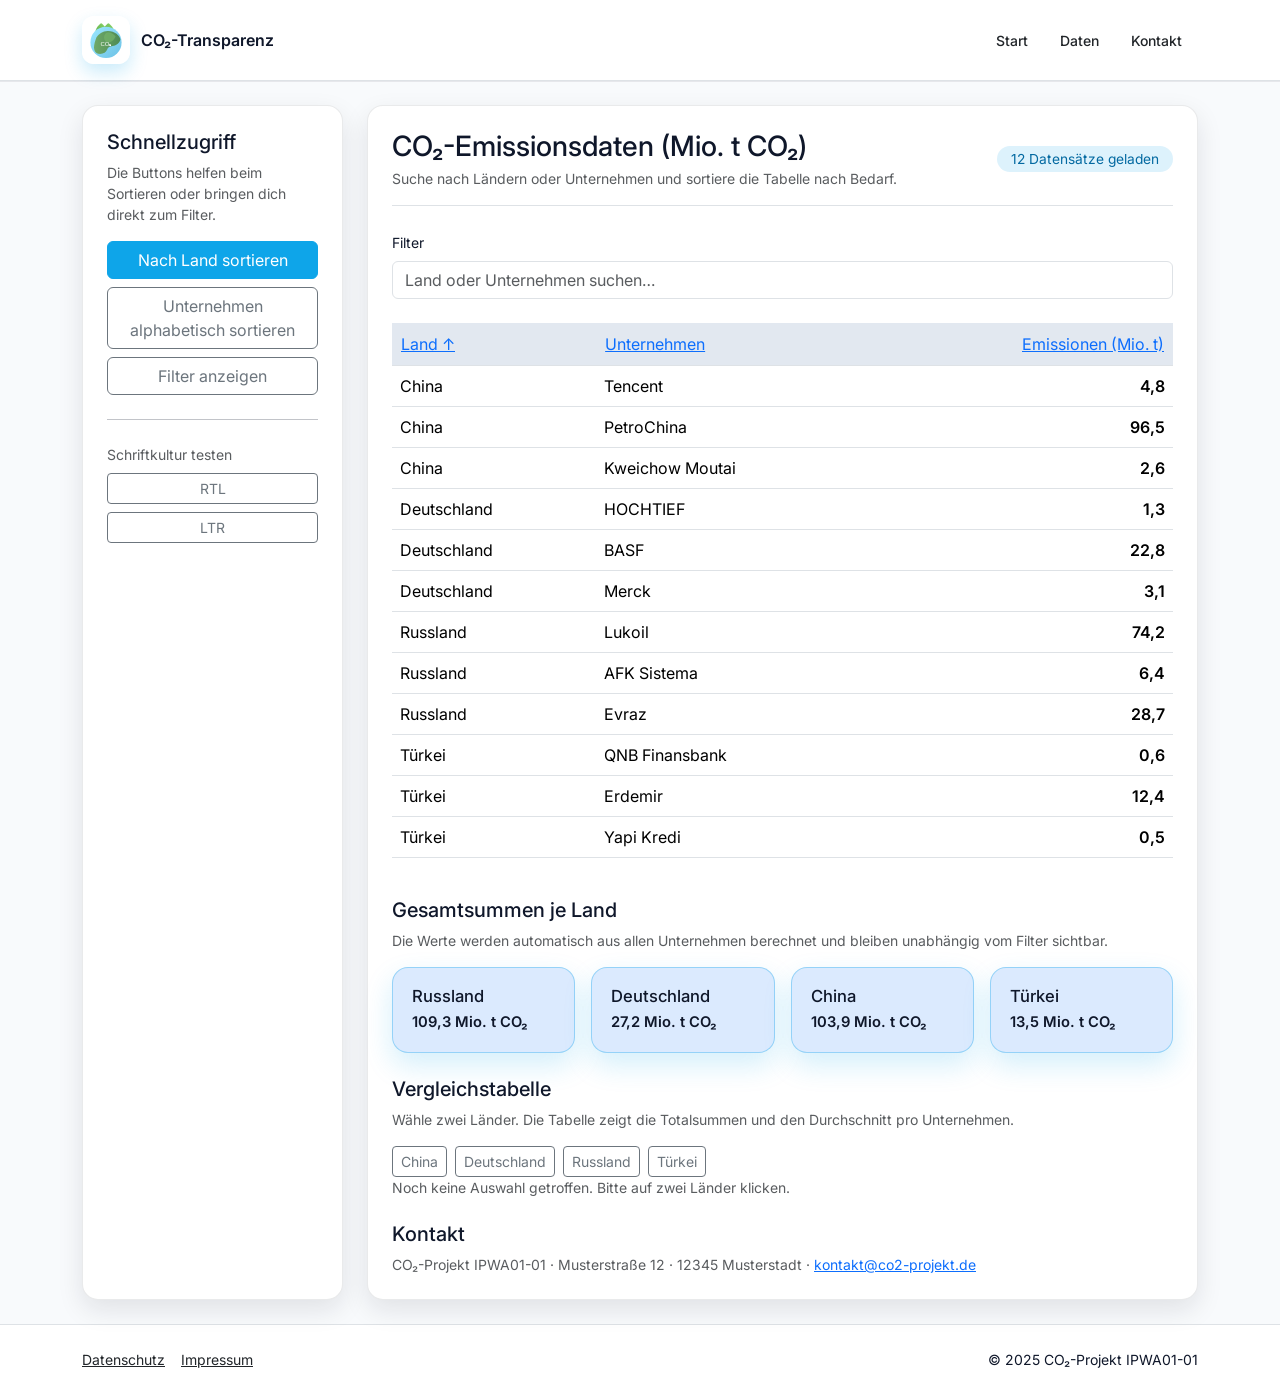
<file: index.html>
<!DOCTYPE html>
<html lang="de" dir="ltr">
<head>
  <meta charset="utf-8" />
  <meta name="viewport" content="width=device-width, initial-scale=1" />
  <title>CO₂-Transparenz – IPWA01-01</title>

  <link rel="preconnect" href="https://fonts.googleapis.com">
  <link rel="preconnect" href="https://fonts.gstatic.com" crossorigin>
  <link href="https://fonts.googleapis.com/css2?family=Inter:wght@400;600;700&display=swap" rel="stylesheet">

  <link href="https://cdn.jsdelivr.net/npm/bootstrap@5.3.3/dist/css/bootstrap.min.css" rel="stylesheet" integrity="sha384-QWTKZyjpPEjISv5WaRU9OFeRpok6YctnYmDr5pNlyT2bRjXh0JMhjY6hW+ALEwIH" crossorigin="anonymous">
  <link rel="stylesheet" href="assets/css/styles.css">
</head>
<body>

  <header class="site-header border-bottom py-3">
    <div class="container d-flex flex-wrap align-items-center justify-content-between gap-3">
      <a class="site-logo" href="#">
        <img src="assets/img/logo.svg" alt="CO₂-Transparenz Logo">
        <span>CO₂-Transparenz</span>
      </a>
      <nav aria-label="Hauptnavigation">
        <ul class="nav nav-pills small fw-medium">
          <li class="nav-item"><a class="nav-link text-dark" href="#">Start</a></li>
          <li class="nav-item"><a class="nav-link text-dark" href="#daten">Daten</a></li>
          <li class="nav-item"><a class="nav-link text-dark" href="#kontakt">Kontakt</a></li>
        </ul>
      </nav>
    </div>
  </header>

  
  <main class="py-4" id="app">
    <div class="container" id="layout">
      <div class="row g-4" id="layoutRow">

   
        <aside class="col-12 col-lg-4 col-xl-3 sidebar-col">
          <div class="local-card p-4 h-100">
            <h2 class="h5">Schnellzugriff</h2>
            <p class="text-muted small">Die Buttons helfen beim Sortieren oder bringen dich direkt zum Filter.</p>
            <div class="d-grid gap-2 mt-3">
              <button class="btn btn-outline-secondary" data-action="sort-country">Nach Land sortieren</button>
              <button class="btn btn-outline-secondary" data-action="sort-company">Unternehmen alphabetisch sortieren</button>
              <button class="btn btn-outline-secondary" data-action="focus-filter">Filter anzeigen</button>
            </div>
            <hr class="my-4">
            <p class="text-muted small mb-2">Schriftkultur testen</p>
            <div class="d-flex flex-wrap gap-2">
              <button class="btn btn-sm btn-outline-secondary" data-action="set-rtl">RTL</button>
              <button class="btn btn-sm btn-outline-secondary" data-action="set-ltr">LTR</button>
            </div>
          </div>
        </aside>

   
        <section class="col-12 col-lg-8 col-xl-9 content-col">
          <div class="content-card p-4">
            <header class="d-flex flex-column flex-lg-row align-items-lg-center justify-content-between gap-3 border-bottom pb-3">
              <div>
                <h1 class="h3 mb-1" id="daten">CO₂-Emissionsdaten (Mio. t CO₂)</h1>
                <p class="text-muted small mb-0">Suche nach Ländern oder Unternehmen und sortiere die Tabelle nach Bedarf.</p>
              </div>
              <span class="status-chip" id="status">Lade Daten…</span>
            </header>

            <div class="mt-4">
              <label for="search" class="form-label small">Filter</label>
              <input id="search" type="search" class="form-control" placeholder="Land oder Unternehmen suchen…" autocomplete="off">
            </div>

         
            <div class="table-responsive mt-4">
              <table class="table table-hover align-middle" id="co2-table">
                <thead>
                  <tr>
                    <th scope="col">
                      <button class="btn btn-link p-0" data-sort="country" data-label="Land">Land</button>
                    </th>
                    <th scope="col">
                      <button class="btn btn-link p-0" data-sort="company" data-label="Unternehmen">Unternehmen</button>
                    </th>
                    <th scope="col" class="text-end">
                      <button class="btn btn-link p-0" data-sort="emissions_mio_t" data-label="Emissionen (Mio. t)">Emissionen (Mio. t)</button>
                    </th>
                  </tr>
                </thead>
                <tbody>
                </tbody>
              </table>
            </div>

        
            <section class="mt-4" aria-labelledby="totals-title">
              <h2 class="h5" id="totals-title">Gesamtsummen je Land</h2>
              <p class="text-muted small mb-3">Die Werte werden automatisch aus allen Unternehmen berechnet und bleiben unabhängig vom Filter sichtbar.</p>
              <div class="row g-3" id="totals-grid"></div>
            </section>

          
            <section class="mt-4">
              <h2 class="h5">Vergleichstabelle</h2>
              <p class="text-muted small">Wähle zwei Länder. Die Tabelle zeigt die Totalsummen und den Durchschnitt pro Unternehmen.</p>
              <div class="comparison-buttons d-flex flex-wrap gap-2 mt-2" id="compare-buttons"></div>
              <div class="table-responsive mt-3" id="compare-wrapper" hidden>
                <table class="table table-bordered mb-0">
                  <thead class="table-light">
                    <tr>
                      <th>Kennzahl</th>
                      <th id="compare-left">Land A</th>
                      <th id="compare-right">Land B</th>
                      <th class="text-end">Differenz</th>
                    </tr>
                  </thead>
                  <tbody id="compare-body"></tbody>
                </table>
              </div>
              <p class="text-muted small" id="compare-hint">Noch keine Auswahl getroffen. Bitte auf zwei Länder klicken.</p>
            </section>

         
            <section id="kontakt" class="mt-4">
              <h2 class="h5">Kontakt</h2>
              <p class="text-muted small mb-0">CO₂-Projekt IPWA01-01 · Musterstraße 12 · 12345 Musterstadt · <a href="mailto:kontakt@co2-projekt.de">kontakt@co2-projekt.de</a></p>
            </section>
          </div>
        </section>
      </div>
    </div>
  </main>

  <footer class="border-top py-4 bg-white">
    <div class="container d-flex flex-column flex-lg-row justify-content-between gap-3 small">
      <div class="d-flex gap-3">
        <a href="privacy.html" class="link-dark">Datenschutz</a>
        <a href="imprint.html" class="link-dark">Impressum</a>
      </div>
      <span>© 2025 CO₂-Projekt IPWA01-01</span>
    </div>
  </footer>

  <script src="assets/js/app.js"></script>
</body>
</html>
</file>
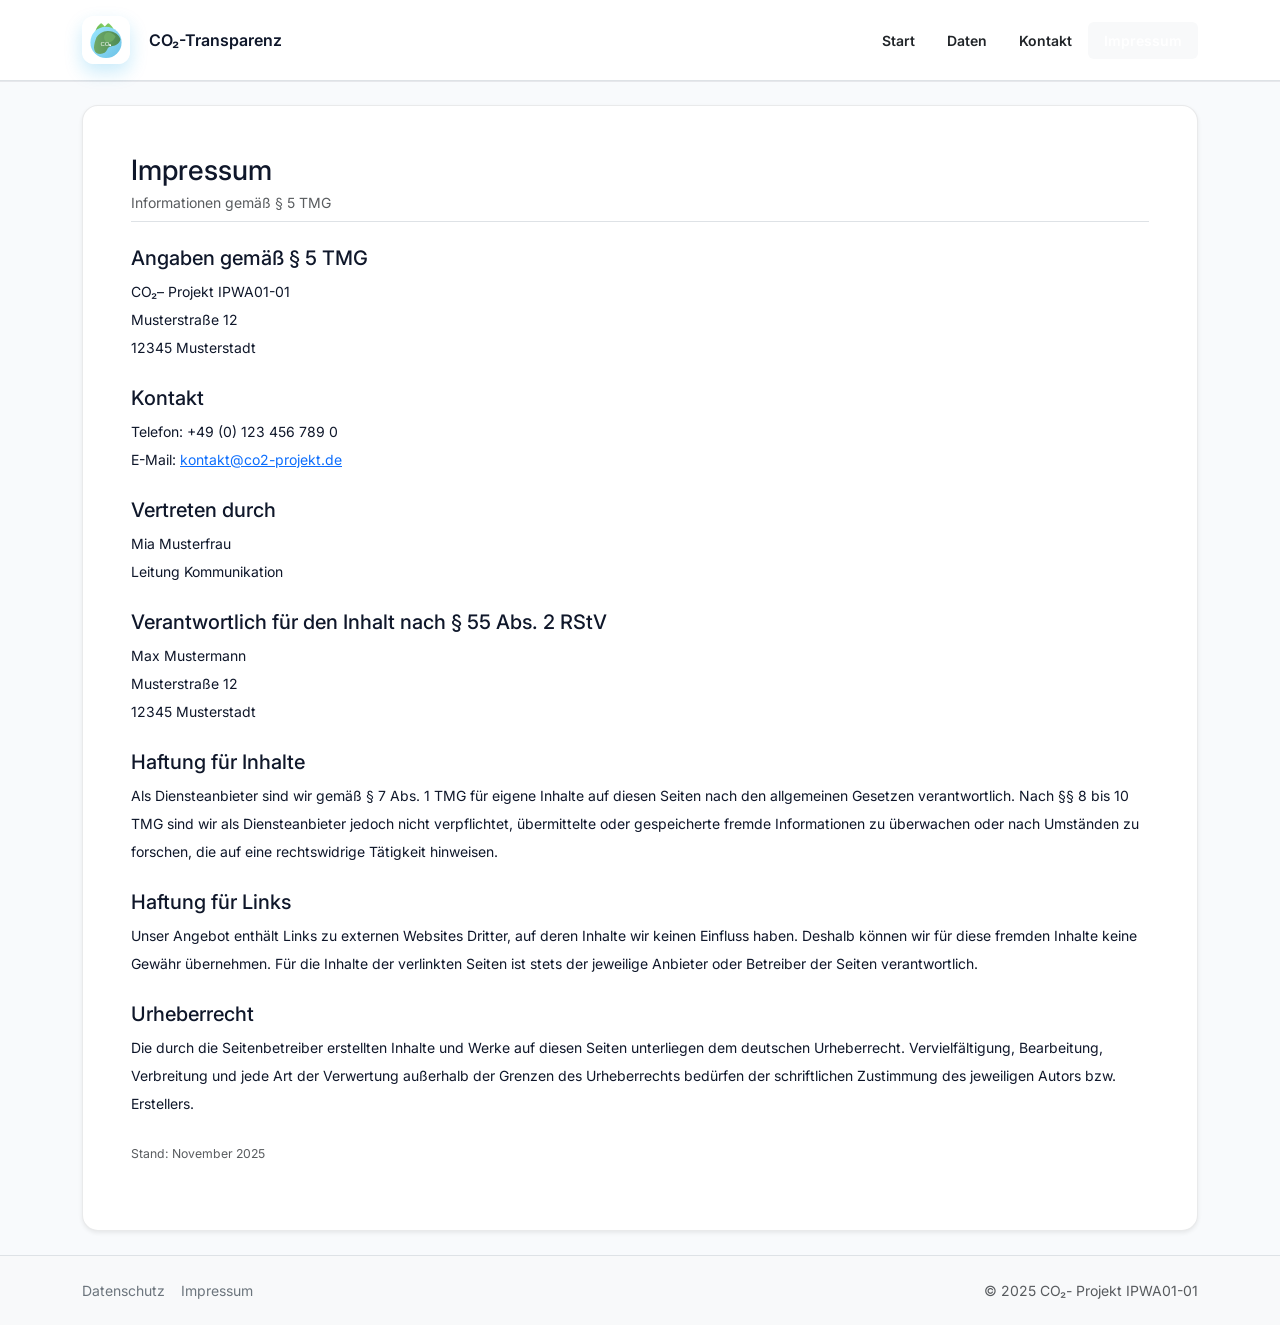
<file: imprint.html>
<!DOCTYPE html>
<html lang="de" dir="ltr">
<head>
  <meta charset="utf-8">
  <meta name="viewport" content="width=device-width, initial-scale=1">
  <title>Impressum | CO₂-Transparenz</title>

  <!-- Fonts & Styles  -->
  <link rel="preconnect" href="https://fonts.googleapis.com">
  <link rel="preconnect" href="https://fonts.gstatic.com" crossorigin>
  <link href="https://fonts.googleapis.com/css2?family=Inter:wght@400;500;600&display=swap" rel="stylesheet">

  <link href="https://cdn.jsdelivr.net/npm/bootstrap@5.3.3/dist/css/bootstrap.min.css" 
        rel="stylesheet" 
        integrity="sha384-QWTKZyjpPEjISv5WaRU9OFeRpok6YctnYmDr5pNlyT2bRjXh0JMhjY6hW+ALEwIH" 
        crossorigin="anonymous">
  <link rel="stylesheet" href="assets/css/styles.css">
</head>

<body>
  <header class="site-header border-bottom py-3">
    <div class="container d-flex flex-wrap align-items-center justify-content-between gap-3">
      <a class="site-logo text-decoration-none" href="index.html">
        <img src="assets/img/logo.svg" alt="Logo CO₂-Transparenz" width="44" height="44" class="me-2">
        <span class="fw-semibold">CO₂-Transparenz</span>
      </a>
      <nav aria-label="Hauptnavigation">
        <ul class="nav nav-pills small fw-semibold mb-0">
          <li class="nav-item"><a class="nav-link text-dark" href="index.html">Start</a></li>
          <li class="nav-item"><a class="nav-link text-dark" href="index.html#daten">Daten</a></li>
          <li class="nav-item"><a class="nav-link text-dark" href="index.html#kontakt">Kontakt</a></li>
          <li class="nav-item"><a class="nav-link active bg-light" aria-current="page" href="impressum.html">Impressum</a></li>
        </ul>
      </nav>
    </div>
  </header>

  <main class="py-4">
    <div class="container">
      <article class="content-card p-4 p-md-5 shadow-sm bg-white rounded-4">
        <header class="mb-4 border-bottom pb-2">
          <h1 class="h3 mb-1">Impressum</h1>
          <p class="text-muted small mb-0">Informationen gemäß § 5 TMG</p>
        </header>

        <section class="small lh-lg">
          <h2 class="h5">Angaben gemäß § 5 TMG</h2>
          <address>
            CO₂– Projekt IPWA01-01<br>
            Musterstraße 12<br>
            12345 Musterstadt<br>
          </address>

          <h2 class="h5 mt-4">Kontakt</h2>
          <p>
            Telefon: +49 (0) 123 456 789 0<br>
            E-Mail: <a href="mailto:kontakt@co2-projekt.de">kontakt@co2-projekt.de</a>
          </p>

          <h2 class="h5 mt-4">Vertreten durch</h2>
          <p>
            Mia Musterfrau<br>
            Leitung Kommunikation
          </p>

          <h2 class="h5 mt-4">Verantwortlich für den Inhalt nach § 55 Abs. 2 RStV</h2>
          <p>
            Max Mustermann<br>
            Musterstraße 12<br>
            12345 Musterstadt
          </p>

          <h2 class="h5 mt-4">Haftung für Inhalte</h2>
          <p>
            Als Diensteanbieter sind wir gemäß § 7 Abs. 1 TMG für eigene Inhalte auf diesen Seiten nach den allgemeinen Gesetzen verantwortlich. Nach §§ 8 bis 10 TMG sind wir als Diensteanbieter jedoch nicht verpflichtet, übermittelte oder gespeicherte fremde Informationen zu überwachen oder nach Umständen zu forschen, die auf eine rechtswidrige Tätigkeit hinweisen.
          </p>

          <h2 class="h5 mt-4">Haftung für Links</h2>
          <p>
            Unser Angebot enthält Links zu externen Websites Dritter, auf deren Inhalte wir keinen Einfluss haben. Deshalb können wir für diese fremden Inhalte keine Gewähr übernehmen. Für die Inhalte der verlinkten Seiten ist stets der jeweilige Anbieter oder Betreiber der Seiten verantwortlich.
          </p>

          <h2 class="h5 mt-4">Urheberrecht</h2>
          <p>
            Die durch die Seitenbetreiber erstellten Inhalte und Werke auf diesen Seiten unterliegen dem deutschen Urheberrecht. Vervielfältigung, Bearbeitung, Verbreitung und jede Art der Verwertung außerhalb der Grenzen des Urheberrechts bedürfen der schriftlichen Zustimmung des jeweiligen Autors bzw. Erstellers.
          </p>

          <p class="mt-4 text-muted small">
            Stand: November 2025
          </p>
        </section>
      </article>
    </div>
  </main>

  <footer class="border-top py-4 bg-light small">
    <div class="container d-flex flex-column flex-lg-row justify-content-between gap-3 align-items-center">
      <div class="d-flex gap-3">
        <a href="datenschutz.html" class="link-secondary text-decoration-none">Datenschutz</a>
        <a href="impressum.html" class="link-secondary text-decoration-none">Impressum</a>
      </div>
      <span class="text-muted">© 2025 CO₂- Projekt IPWA01-01</span>
    </div>
  </footer>
</body>
</html>
</file>
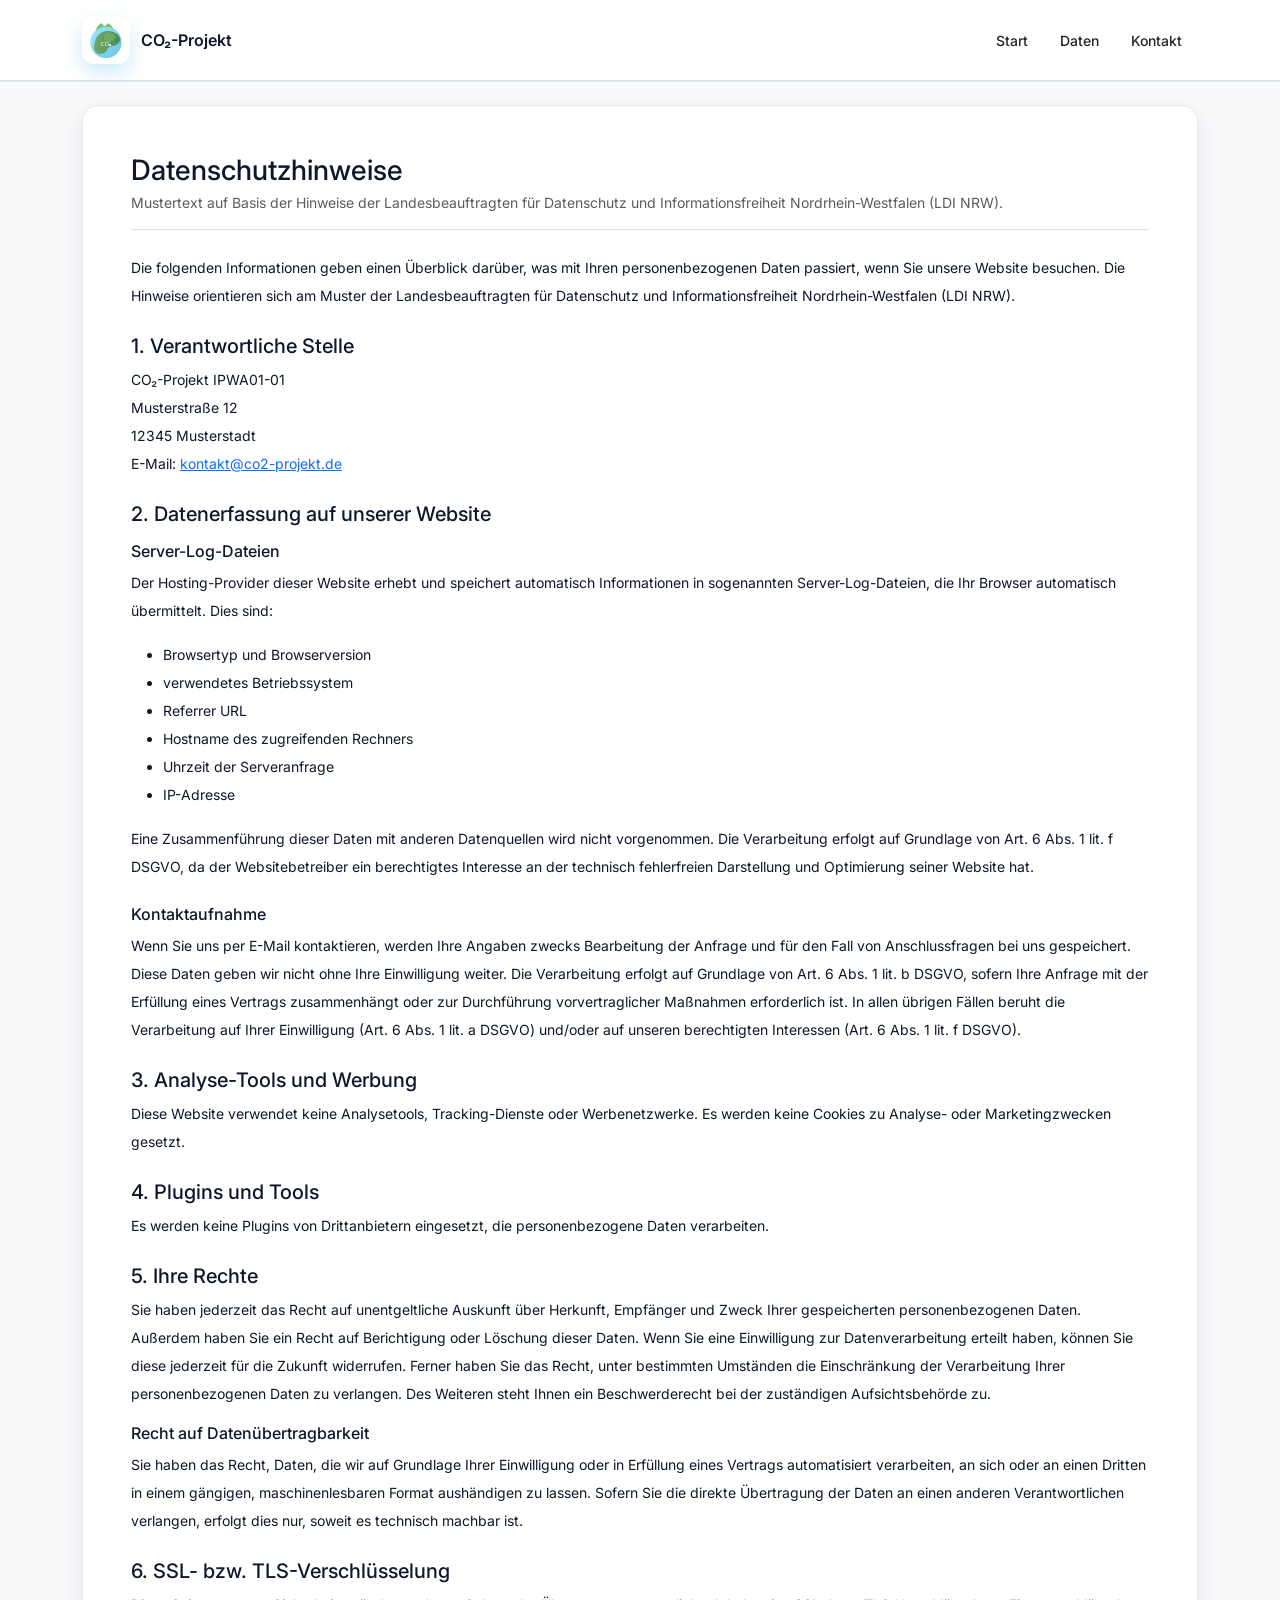
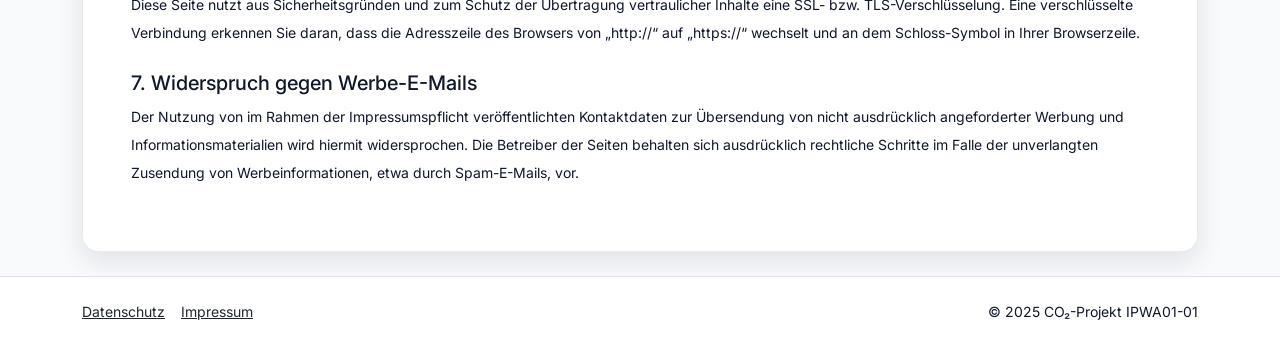
<file: privacy.html>
<!DOCTYPE html>
<html lang="de" dir="ltr">
<head>
  <meta charset="utf-8" />
  <meta name="viewport" content="width=device-width, initial-scale=1" />
  <title>Datenschutz – CO₂-Transparenz</title>

  <link rel="preconnect" href="https://fonts.googleapis.com">
  <link rel="preconnect" href="https://fonts.gstatic.com" crossorigin>
  <link href="https://fonts.googleapis.com/css2?family=Inter:wght@400;600;700&display=swap" rel="stylesheet">
  <link href="https://cdn.jsdelivr.net/npm/bootstrap@5.3.3/dist/css/bootstrap.min.css" rel="stylesheet" integrity="sha384-QWTKZyjpPEjISv5WaRU9OFeRpok6YctnYmDr5pNlyT2bRjXh0JMhjY6hW+ALEwIH" crossorigin="anonymous">
  <link rel="stylesheet" href="assets/css/styles.css">
</head>
<body>
  <header class="site-header border-bottom py-3">
    <div class="container d-flex flex-wrap align-items-center justify-content-between gap-3">
      <a class="site-logo" href="index.html">
        <img src="assets/img/logo.svg" alt="CO₂-Projekt Logo">
        <span>CO₂-Projekt</span>
      </a>
      <nav aria-label="Hauptnavigation">
        <ul class="nav nav-pills small fw-medium">
          <li class="nav-item"><a class="nav-link text-dark" href="index.html">Start</a></li>
          <li class="nav-item"><a class="nav-link text-dark" href="index.html#daten">Daten</a></li>
          <li class="nav-item"><a class="nav-link text-dark" href="index.html#kontakt">Kontakt</a></li>
        </ul>
      </nav>
    </div>
  </header>

  <main class="py-4">
    <div class="container">
      <div class="content-card p-4 p-md-5">
        <header class="mb-4 border-bottom pb-3">
          <h1 class="h3 mb-1">Datenschutzhinweise</h1>
          <p class="text-muted small mb-0">Mustertext auf Basis der Hinweise der Landesbeauftragten für Datenschutz und Informationsfreiheit Nordrhein-Westfalen (LDI NRW).</p>
        </header>

        <section class="small lh-lg">
          <p>Die folgenden Informationen geben einen Überblick darüber, was mit Ihren personenbezogenen Daten passiert, wenn Sie unsere Website besuchen. Die Hinweise orientieren sich am Muster der Landesbeauftragten für Datenschutz und Informationsfreiheit Nordrhein-Westfalen (LDI NRW).</p>

          <h2 class="h5 mt-4">1. Verantwortliche Stelle</h2>
          <p>CO₂-Projekt IPWA01-01<br>Musterstraße 12<br>12345 Musterstadt<br>E-Mail: <a href="mailto:kontakt@co2-projekt.de">kontakt@co2-projekt.de</a></p>

          <h2 class="h5 mt-4">2. Datenerfassung auf unserer Website</h2>
          <h3 class="h6 mt-3">Server-Log-Dateien</h3>
          <p>Der Hosting-Provider dieser Website erhebt und speichert automatisch Informationen in sogenannten Server-Log-Dateien, die Ihr Browser automatisch übermittelt. Dies sind:</p>
          <ul>
            <li>Browsertyp und Browserversion</li>
            <li>verwendetes Betriebssystem</li>
            <li>Referrer URL</li>
            <li>Hostname des zugreifenden Rechners</li>
            <li>Uhrzeit der Serveranfrage</li>
            <li>IP-Adresse</li>
          </ul>
          <p>Eine Zusammenführung dieser Daten mit anderen Datenquellen wird nicht vorgenommen. Die Verarbeitung erfolgt auf Grundlage von Art. 6 Abs. 1 lit. f DSGVO, da der Websitebetreiber ein berechtigtes Interesse an der technisch fehlerfreien Darstellung und Optimierung seiner Website hat.</p>

          <h3 class="h6 mt-4">Kontaktaufnahme</h3>
          <p>Wenn Sie uns per E-Mail kontaktieren, werden Ihre Angaben zwecks Bearbeitung der Anfrage und für den Fall von Anschlussfragen bei uns gespeichert. Diese Daten geben wir nicht ohne Ihre Einwilligung weiter. Die Verarbeitung erfolgt auf Grundlage von Art. 6 Abs. 1 lit. b DSGVO, sofern Ihre Anfrage mit der Erfüllung eines Vertrags zusammenhängt oder zur Durchführung vorvertraglicher Maßnahmen erforderlich ist. In allen übrigen Fällen beruht die Verarbeitung auf Ihrer Einwilligung (Art. 6 Abs. 1 lit. a DSGVO) und/oder auf unseren berechtigten Interessen (Art. 6 Abs. 1 lit. f DSGVO).</p>

          <h2 class="h5 mt-4">3. Analyse-Tools und Werbung</h2>
          <p>Diese Website verwendet keine Analysetools, Tracking-Dienste oder Werbenetzwerke. Es werden keine Cookies zu Analyse- oder Marketingzwecken gesetzt.</p>

          <h2 class="h5 mt-4">4. Plugins und Tools</h2>
          <p>Es werden keine Plugins von Drittanbietern eingesetzt, die personenbezogene Daten verarbeiten.</p>

          <h2 class="h5 mt-4">5. Ihre Rechte</h2>
          <p>Sie haben jederzeit das Recht auf unentgeltliche Auskunft über Herkunft, Empfänger und Zweck Ihrer gespeicherten personenbezogenen Daten. Außerdem haben Sie ein Recht auf Berichtigung oder Löschung dieser Daten. Wenn Sie eine Einwilligung zur Datenverarbeitung erteilt haben, können Sie diese jederzeit für die Zukunft widerrufen. Ferner haben Sie das Recht, unter bestimmten Umständen die Einschränkung der Verarbeitung Ihrer personenbezogenen Daten zu verlangen. Des Weiteren steht Ihnen ein Beschwerderecht bei der zuständigen Aufsichtsbehörde zu.</p>
          <h3 class="h6 mt-3">Recht auf Datenübertragbarkeit</h3>
          <p>Sie haben das Recht, Daten, die wir auf Grundlage Ihrer Einwilligung oder in Erfüllung eines Vertrags automatisiert verarbeiten, an sich oder an einen Dritten in einem gängigen, maschinenlesbaren Format aushändigen zu lassen. Sofern Sie die direkte Übertragung der Daten an einen anderen Verantwortlichen verlangen, erfolgt dies nur, soweit es technisch machbar ist.</p>

          <h2 class="h5 mt-4">6. SSL- bzw. TLS-Verschlüsselung</h2>
          <p>Diese Seite nutzt aus Sicherheitsgründen und zum Schutz der Übertragung vertraulicher Inhalte eine SSL- bzw. TLS-Verschlüsselung. Eine verschlüsselte Verbindung erkennen Sie daran, dass die Adresszeile des Browsers von „http://“ auf „https://“ wechselt und an dem Schloss-Symbol in Ihrer Browserzeile.</p>

          <h2 class="h5 mt-4">7. Widerspruch gegen Werbe-E-Mails</h2>
          <p>Der Nutzung von im Rahmen der Impressumspflicht veröffentlichten Kontaktdaten zur Übersendung von nicht ausdrücklich angeforderter Werbung und Informationsmaterialien wird hiermit widersprochen. Die Betreiber der Seiten behalten sich ausdrücklich rechtliche Schritte im Falle der unverlangten Zusendung von Werbeinformationen, etwa durch Spam-E-Mails, vor.</p>
        </section>
      </div>
    </div>
  </main>

  <footer class="border-top py-4 bg-white">
    <div class="container d-flex flex-column flex-lg-row justify-content-between gap-3 small">
      <div class="d-flex gap-3">
        <a href="privacy.html" class="link-dark">Datenschutz</a>
        <a href="imprint.html" class="link-dark">Impressum</a>
      </div>
      <span>© 2025 CO₂-Projekt IPWA01-01</span>
    </div>
  </footer>
</body>
</html>
</file>
<file: assets/css/styles.css>
:root {
  /* Semantische Tokens */
  --color-primary: #0ea5e9;        
  --color-primary-700: #0369a1;     
  --color-bg: #f8fafc;              
  --color-text: #0f172a;          
  --color-surface: #ffffff;
  --color-surface-muted: #e2e8f0;

  --radius-sm: 0.5rem;
  --radius-md: 0.75rem;
  --radius-lg: 1rem;
  --radius-pill: 999px;

  --shadow-1: 0 1px 0 rgba(15, 23, 42, 0.08);
  --shadow-2: 0 10px 26px rgba(15, 23, 42, 0.10);
  --shadow-3: 0 12px 28px rgba(14, 165, 233, 0.18);

  /* Alias für vorhandene Variablennamen */
  --brand: var(--color-primary);
  --brand-dark: var(--color-primary-700);
}

/* Grundgerüst */
body {
  font-family: "Inter", system-ui, -apple-system, "Segoe UI", sans-serif;
  background: var(--color-bg);
  color: var(--color-text);
  -webkit-font-smoothing: antialiased;
  -moz-osx-font-smoothing: grayscale;
}

header.site-header {
  background: var(--color-surface);
  box-shadow: var(--shadow-1);
}

/* Logo-Link */
.site-logo {
  display: flex;
  align-items: center;
  gap: 0.7rem; /* leicht „unrund“ */
  text-decoration: none;
  color: inherit;
  font-weight: 600;
}

.site-logo img {
  width: 48px;
  height: 48px;
  border-radius: var(--radius-md);
  box-shadow: 0 8px 18px rgba(14, 165, 233, 0.22);
}

/* Cards */
.local-card,
.content-card {
  background: var(--color-surface);
  border-radius: var(--radius-lg);
  border: 1px solid rgba(15, 23, 42, 0.09);
  box-shadow: var(--shadow-2);
}

/* Buttons in Local-Card */
.local-card button {
  width: 100%;
  transition: background-color 160ms ease, border-color 160ms ease, color 160ms ease;
}

.local-card button.active {
  background: var(--brand);
  border-color: var(--brand);
  color: #fff;
}

.local-card button:focus-visible {
  outline: 2px solid color-mix(in srgb, var(--brand), white 20%);
  outline-offset: 2px;
  border-radius: calc(var(--radius-sm) + 2px);
}

/* Tabellen */
.table thead th {
  background: var(--color-surface-muted);
  font-size: 0.86rem;
  text-transform: uppercase;
  letter-spacing: 0.035em;
}

.table-hover tbody tr:hover {
  background: color-mix(in srgb, var(--brand) 12%, transparent);
}

/* Totals-Card */
.totals-card {
  background: #dbeafe;
  border: 1px solid rgba(14, 165, 233, 0.34);
  border-radius: var(--radius-lg);
  padding: 1.2rem;
  height: 100%;
  box-shadow: var(--shadow-3);
}

.totals-card h3 {
  font-size: 1.04rem;
  margin-bottom: 0.22rem;
}

.totals-card p {
  margin: 0;
  font-size: 0.92rem;
}

/* Status-Chip */
.status-chip {
  display: inline-flex;
  align-items: center;
  gap: 0.48rem;
  border-radius: var(--radius-pill);
  background: color-mix(in srgb, var(--brand) 14%, white);
  color: var(--brand-dark);
  padding: 0.34rem 0.88rem;
  font-size: 0.86rem;
  line-height: 1.1;
}

.status-chip:focus-visible {
  outline: 2px solid var(--brand);
  outline-offset: 2px;
}

/* Vergleichs-Buttons */
.comparison-buttons .btn.active {
  background: var(--brand);
  border-color: var(--brand);
  color: #fff;
}

.comparison-buttons .btn:focus-visible {
  outline: 2px solid color-mix(in srgb, var(--brand), white 15%);
  outline-offset: 2px;
}

/* RTL-Umsortierung */
.rtl-active .sidebar-col {
  order: 2;
}

.rtl-active .content-col {
  order: 1;
}

@media (min-width: 992px) {
  .rtl-active .sidebar-col {
    order: 2 !important;
  }
  .rtl-active .content-col {
    order: 1 !important;
  }
}

/* Dark Mode */
@media (prefers-color-scheme: dark) {
  :root {
    --color-bg: #0b1220;
    --color-text: #e5e7eb;
    --color-surface: #0f172a;
    --color-surface-muted: #1f2937;
    --shadow-1: 0 1px 0 rgba(0, 0, 0, 0.35);
    --shadow-2: 0 10px 26px rgba(0, 0, 0, 0.35);
  }

  header.site-header,
  .local-card,
  .content-card {
    border-color: rgba(255, 255, 255, 0.06);
  }

  .table thead th {
    color: #e5e7eb;
  }

  .table-hover tbody tr:hover {
    background: color-mix(in srgb, var(--brand) 18%, transparent);
  }

  .totals-card {
    background: color-mix(in srgb, #1e293b 70%, var(--brand) 30%);
    border-color: color-mix(in srgb, var(--brand) 45%, transparent);
  }
}

/* Weniger Bewegungen */
@media (prefers-reduced-motion: reduce) {
  * {
    transition: none !important;
    animation: none !important;
  }
}
</file>
